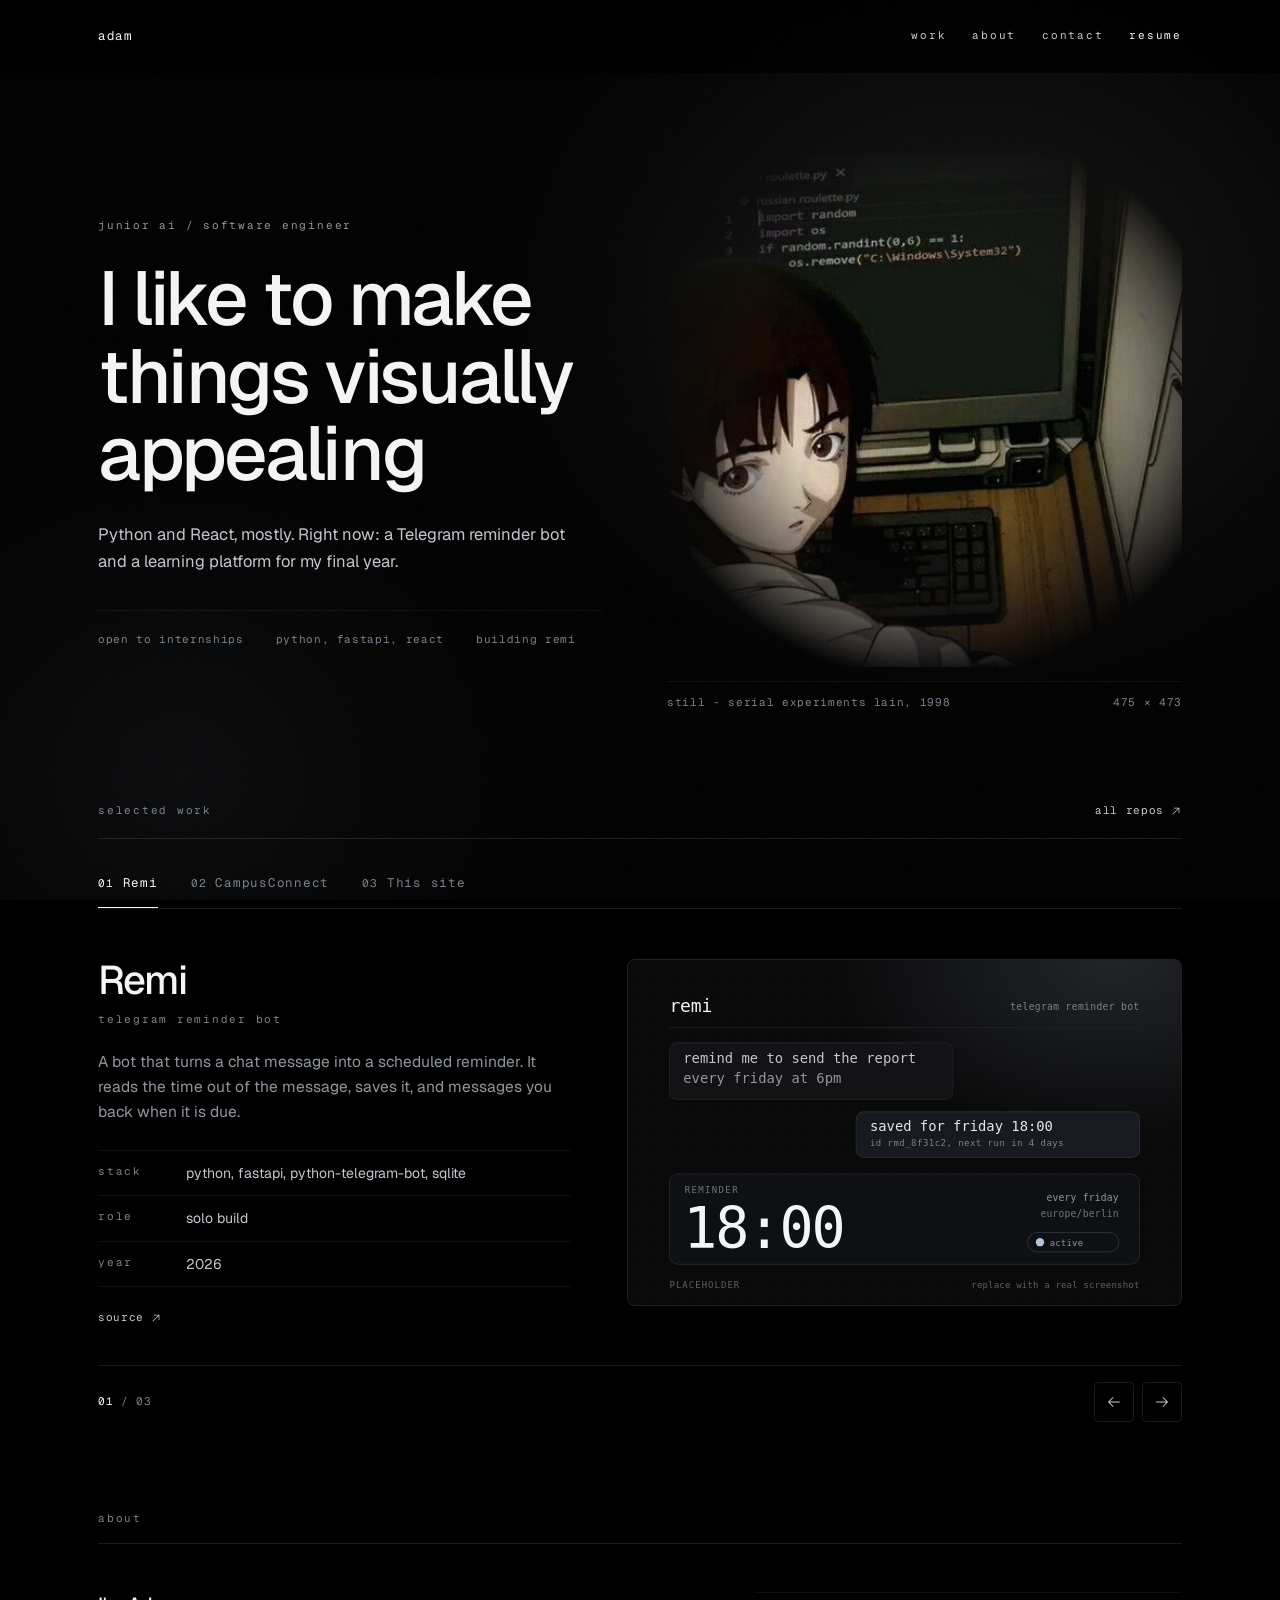
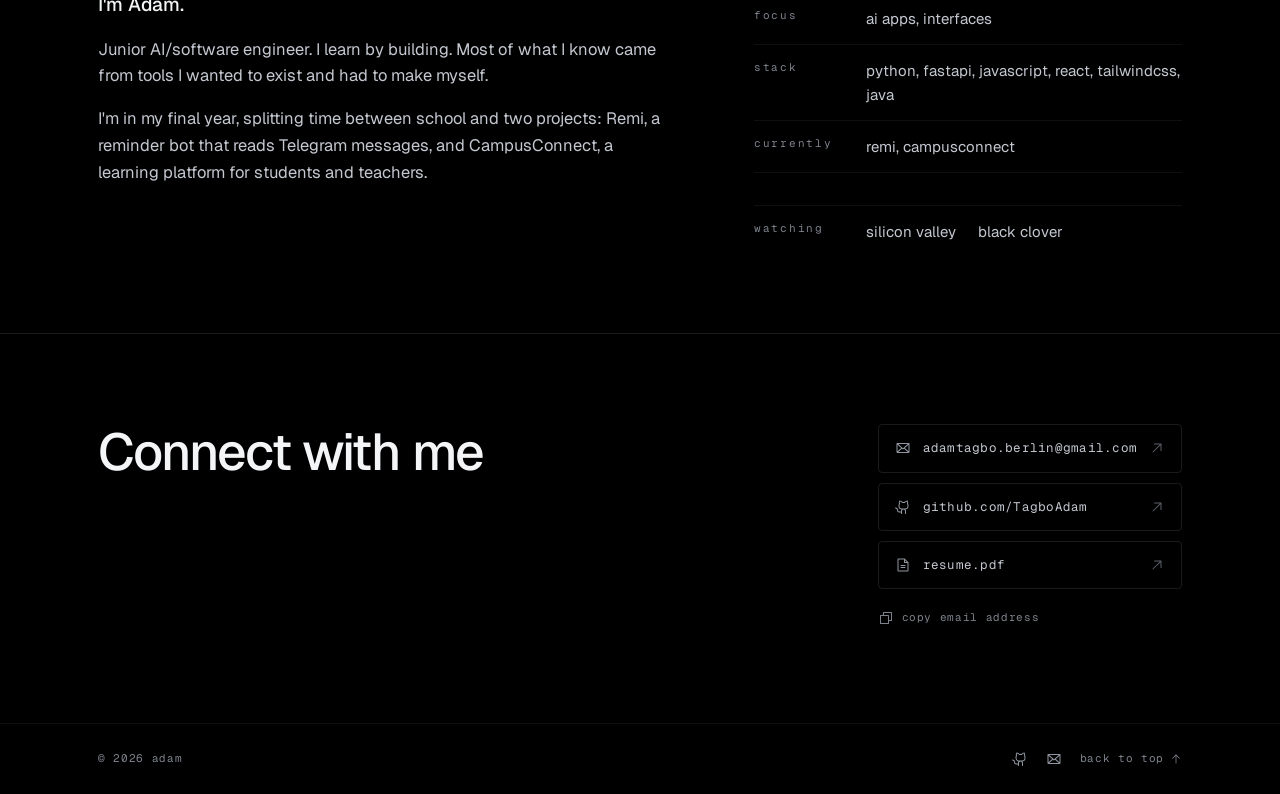
<file: index.html>
<!doctype html>
<html lang="en">
  <head>
    <meta charset="utf-8" />
    <meta name="viewport" content="width=device-width, initial-scale=1" />

    <title>Adam, junior AI/software engineer</title>
    <meta
      name="description"
      content="Adam is a junior AI/software engineer building small tools with Python, FastAPI and React. Selected work, stack and contact."
    />

    <meta name="theme-color" content="#000000" />

    <!-- Minimal geometric mark, drawn inline so it can never 404 -->
    <link
      rel="icon"
      href="data:image/svg+xml,%3Csvg xmlns='http://www.w3.org/2000/svg' viewBox='0 0 32 32'%3E%3Crect width='32' height='32' rx='7' fill='%23000'/%3E%3Crect x='10.5' y='10.5' width='11' height='11' fill='none' stroke='%23f4f5f7' stroke-width='1.6' transform='rotate(45 16 16)'/%3E%3C/svg%3E"
    />

    <link rel="preconnect" href="https://fonts.googleapis.com" />
    <link rel="preconnect" href="https://fonts.gstatic.com" crossorigin />
    <link
      rel="stylesheet"
      href="https://fonts.googleapis.com/css2?family=Geist:wght@400;500&family=Geist+Mono:wght@400;500&display=swap"
    />

    <link rel="stylesheet" href="css/reset.css" />
    <link rel="stylesheet" href="css/tokens.css" />
    <link rel="stylesheet" href="css/style.css" />

    <!-- Flags JS before paint so reveal animations never hide copy without it -->
    <script>
      document.documentElement.classList.add("js");
    </script>

    <script src="js/main.js" defer></script>
  </head>

  <body id="top">
    <!-- Icon set: Phosphor Icons (MIT), inlined so the page stays dependency
         free. https://phosphoricons.com -->
    <svg class="sprite" aria-hidden="true" focusable="false">
      <symbol id="i-envelope" viewBox="0 0 256 256">
        <path d="M224,48H32a8,8,0,0,0-8,8V192a16,16,0,0,0,16,16H216a16,16,0,0,0,16-16V56A8,8,0,0,0,224,48Zm-96,85.15L52.57,64H203.43ZM98.71,128,40,181.81V74.19Zm11.84,10.85,12,11.05a8,8,0,0,0,10.82,0l12-11.05,58,53.15H52.57ZM157.29,128,216,74.18V181.82Z" />
      </symbol>
      <symbol id="i-github" viewBox="0 0 256 256">
        <path d="M208.31,75.68A59.78,59.78,0,0,0,202.93,28,8,8,0,0,0,196,24a59.75,59.75,0,0,0-48,24H124A59.75,59.75,0,0,0,76,24a8,8,0,0,0-6.93,4,59.78,59.78,0,0,0-5.38,47.68A58.14,58.14,0,0,0,56,104v8a56.06,56.06,0,0,0,48.44,55.47A39.8,39.8,0,0,0,96,192v8H72a24,24,0,0,1-24-24A40,40,0,0,0,8,136a8,8,0,0,0,0,16,24,24,0,0,1,24,24,40,40,0,0,0,40,40H96v16a8,8,0,0,0,16,0V192a24,24,0,0,1,48,0v40a8,8,0,0,0,16,0V192a39.8,39.8,0,0,0-8.44-24.53A56.06,56.06,0,0,0,216,112v-8A58.14,58.14,0,0,0,208.31,75.68ZM200,112a40,40,0,0,1-40,40H112a40,40,0,0,1-40-40v-8a41.74,41.74,0,0,1,6.9-22.48A8,8,0,0,0,80,73.83a43.81,43.81,0,0,1,.79-33.58,43.88,43.88,0,0,1,32.32,20.06A8,8,0,0,0,119.82,64h32.35a8,8,0,0,0,6.74-3.69,43.87,43.87,0,0,1,32.32-20.06A43.81,43.81,0,0,1,192,73.83a8.09,8.09,0,0,0,1,7.65A41.72,41.72,0,0,1,200,104Z" />
      </symbol>
      <symbol id="i-file" viewBox="0 0 256 256">
        <path d="M213.66,82.34l-56-56A8,8,0,0,0,152,24H56A16,16,0,0,0,40,40V216a16,16,0,0,0,16,16H200a16,16,0,0,0,16-16V88A8,8,0,0,0,213.66,82.34ZM160,51.31,188.69,80H160ZM200,216H56V40h88V88a8,8,0,0,0,8,8h48V216Zm-32-80a8,8,0,0,1-8,8H96a8,8,0,0,1,0-16h64A8,8,0,0,1,168,136Zm0,32a8,8,0,0,1-8,8H96a8,8,0,0,1,0-16h64A8,8,0,0,1,168,168Z" />
      </symbol>
      <symbol id="i-arrow-up-right" viewBox="0 0 256 256">
        <path d="M200,64V168a8,8,0,0,1-16,0V83.31L69.66,197.66a8,8,0,0,1-11.32-11.32L172.69,72H88a8,8,0,0,1,0-16H192A8,8,0,0,1,200,64Z" />
      </symbol>
      <symbol id="i-copy" viewBox="0 0 256 256">
        <path d="M216,32H88a8,8,0,0,0-8,8V80H40a8,8,0,0,0-8,8V216a8,8,0,0,0,8,8H168a8,8,0,0,0,8-8V176h40a8,8,0,0,0,8-8V40A8,8,0,0,0,216,32ZM160,208H48V96H160Zm48-48H176V88a8,8,0,0,0-8-8H96V48H208Z" />
      </symbol>
      <symbol id="i-check" viewBox="0 0 256 256">
        <path d="M229.66,77.66l-128,128a8,8,0,0,1-11.32,0l-56-56a8,8,0,0,1,11.32-11.32L96,188.69,218.34,66.34a8,8,0,0,1,11.32,11.32Z" />
      </symbol>
      <symbol id="i-arrow-up" viewBox="0 0 256 256">
        <path d="M205.66,117.66a8,8,0,0,1-11.32,0L136,59.31V216a8,8,0,0,1-16,0V59.31L61.66,117.66a8,8,0,0,1-11.32-11.32l72-72a8,8,0,0,1,11.32,0l72,72A8,8,0,0,1,205.66,117.66Z" />
      </symbol>
      <symbol id="i-arrow-left" viewBox="0 0 256 256">
        <path d="M224,128a8,8,0,0,1-8,8H59.31l58.35,58.34a8,8,0,0,1-11.32,11.32l-72-72a8,8,0,0,1,0-11.32l72-72a8,8,0,0,1,11.32,11.32L59.31,120H216A8,8,0,0,1,224,128Z" />
      </symbol>
      <symbol id="i-arrow-right" viewBox="0 0 256 256">
        <path d="M221.66,133.66l-72,72a8,8,0,0,1-11.32-11.32L196.69,136H40a8,8,0,0,1,0-16H196.69L138.34,61.66a8,8,0,0,1,11.32-11.32l72,72A8,8,0,0,1,221.66,133.66Z" />
      </symbol>
    </svg>

    <a class="skip-link" href="#main">Skip to content</a>

    <header class="site-header">
      <div class="wrap header__inner">
        <a class="brand" href="#top" aria-label="Adam, back to top">adam</a>

        <button
          class="nav-toggle"
          type="button"
          aria-expanded="false"
          aria-controls="site-nav"
          aria-label="Open menu"
        >
          <span class="nav-toggle__bar"></span>
          <span class="nav-toggle__bar"></span>
        </button>

        <nav class="site-nav" id="site-nav" aria-label="Primary">
          <ul class="site-nav__list">
            <li><a href="#work">work</a></li>
            <li><a href="#about">about</a></li>
            <li><a href="#contact">contact</a></li>
            <li>
              <a
                class="site-nav__resume"
                href="assets/resume.pdf"
                target="_blank"
                rel="noopener"
                >resume</a
              >
            </li>
          </ul>
        </nav>
      </div>
    </header>

    <main id="main" tabindex="-1">
      <!-- ===================== Hero ===================== -->
      <section class="hero" data-od-id="hero" aria-labelledby="hero-title">
        <div class="wrap hero__grid">
          <div class="hero__text">
            <p class="eyebrow">junior ai / software engineer</p>

            <h1 class="hero__title" id="hero-title">
              I like to make things visually appealing
            </h1>

            <p class="hero__lead">
              Python and React, mostly. Right now: a Telegram reminder bot and a
              learning platform for my final year.
            </p>

            <ul class="hero__meta">
              <li>open to internships</li>
              <li>python, fastapi, react</li>
              <li>building remi</li>
            </ul>
          </div>

          <figure class="hero__media">
            <img
              src="assets/img/hero.jpg"
              width="475"
              height="473"
              alt="Still from Serial Experiments Lain: a girl sits at a CRT monitor showing a Python script titled russian roulette.py."
              fetchpriority="high"
              decoding="async"
            />
            <figcaption class="hero__caption">
              <span>still - serial experiments lain, 1998</span>
              <span>475 × 473</span>
            </figcaption>
          </figure>
        </div>
      </section>

      <!-- ===================== Work ===================== -->
      <section class="section" id="work" data-od-id="work" aria-labelledby="work-label">
        <div class="wrap">
          <div class="section__head">
            <h2 class="label" id="work-label">selected work</h2>
            <a
              class="section__link"
              href="https://github.com/TagboAdam"
              target="_blank"
              rel="noopener me"
            >
              all repos
              <svg class="icon icon--sm" aria-hidden="true">
                <use href="#i-arrow-up-right" />
              </svg>
            </a>
          </div>

          <!-- Project carousel: one project in focus, every project named in the
               index above it. Without JS the slides stack and the controls are
               hidden, so all three projects stay readable. -->
          <div
            class="work reveal"
            data-carousel
            role="region"
            aria-roledescription="carousel"
            aria-label="Selected projects"
          >
            <div class="work__index" role="group" aria-label="Jump to a project">
              <button
                class="work__tab"
                type="button"
                data-slide-to="0"
                data-name="Remi"
                aria-current="true"
              >
                <span class="work__tab-num" aria-hidden="true">01</span>
                <span>Remi</span>
              </button>
              <button class="work__tab" type="button" data-slide-to="1" data-name="CampusConnect">
                <span class="work__tab-num" aria-hidden="true">02</span>
                <span>CampusConnect</span>
              </button>
              <button class="work__tab" type="button" data-slide-to="2" data-name="This site">
                <span class="work__tab-num" aria-hidden="true">03</span>
                <span>This site</span>
              </button>
              <span class="work__marker" data-marker aria-hidden="true"></span>
            </div>

            <div class="work__viewport">
              <ol class="work__track" data-track>
                <li
                  class="project"
                  data-slide
                  role="group"
                  aria-roledescription="slide"
                  aria-label="Remi, 1 of 3"
                >
                  <div class="project__body">
                    <h3 class="project__title">Remi</h3>
                    <p class="project__kicker">telegram reminder bot</p>
                    <p class="project__desc">
                      A bot that turns a chat message into a scheduled reminder. It
                      reads the time out of the message, saves it, and messages you
                      back when it is due.
                    </p>
                    <dl class="project__facts">
                      <div class="fact">
                        <dt>stack</dt>
                        <dd>python, fastapi, python-telegram-bot, sqlite</dd>
                      </div>
                      <div class="fact">
                        <dt>role</dt>
                        <dd>solo build</dd>
                      </div>
                      <div class="fact">
                        <dt>year</dt>
                        <dd>2026</dd>
                      </div>
                    </dl>
                    <p class="project__actions">
                      <a
                        class="text-link"
                        href="https://github.com/TagboAdam"
                        target="_blank"
                        rel="noopener me"
                      >
                        source
                        <svg class="icon icon--sm" aria-hidden="true">
                          <use href="#i-arrow-up-right" />
                        </svg>
                      </a>
                    </p>
                  </div>

                  <figure class="project__media">
                    <img
                      src="assets/img/work/remi.svg"
                      width="1600"
                      height="1000"
                      alt="Placeholder artwork: a two pane chat app with a saved Friday reminder."
                      loading="lazy"
                      decoding="async"
                    />
                  </figure>
                </li>

                <li
                  class="project"
                  data-slide
                  role="group"
                  aria-roledescription="slide"
                  aria-label="CampusConnect, 2 of 3"
                >
                  <div class="project__body">
                    <h3 class="project__title">CampusConnect</h3>
                    <p class="project__kicker">ai learning platform</p>
                    <p class="project__desc">
                      A place for a class to read material and ask questions about
                      it. Students follow their course, teachers post material, and
                      an assistant answers from what was posted.
                    </p>
                    <dl class="project__facts">
                      <div class="fact">
                        <dt>stack</dt>
                        <dd>python, fastapi, react, tailwindcss, postgresql</dd>
                      </div>
                      <div class="fact">
                        <dt>role</dt>
                        <dd>final year project</dd>
                      </div>
                      <div class="fact">
                        <dt>year</dt>
                        <dd>2026</dd>
                      </div>
                    </dl>
                    <p class="project__actions">
                      <a
                        class="text-link"
                        href="https://github.com/TagboAdam"
                        target="_blank"
                        rel="noopener me"
                      >
                        source
                        <svg class="icon icon--sm" aria-hidden="true">
                          <use href="#i-arrow-up-right" />
                        </svg>
                      </a>
                    </p>
                  </div>

                  <figure class="project__media">
                    <img
                      src="assets/img/work/campusconnect.svg"
                      width="1600"
                      height="1000"
                      alt="Placeholder artwork: a course dashboard with stat cards and an activity chart."
                      loading="lazy"
                      decoding="async"
                    />
                  </figure>
                </li>

                <li
                  class="project"
                  data-slide
                  role="group"
                  aria-roledescription="slide"
                  aria-label="This site, 3 of 3"
                >
                  <div class="project__body">
                    <h3 class="project__title">This site</h3>
                    <p class="project__kicker">portfolio, hand built</p>
                    <p class="project__desc">
                      One page, no framework, no build step. A CSS token contract,
                      an inlined Phosphor icon sprite, and a project carousel in
                      plain JavaScript.
                    </p>
                    <dl class="project__facts">
                      <div class="fact">
                        <dt>stack</dt>
                        <dd>html, css, javascript</dd>
                      </div>
                      <div class="fact">
                        <dt>role</dt>
                        <dd>design and build</dd>
                      </div>
                      <div class="fact">
                        <dt>year</dt>
                        <dd>2026</dd>
                      </div>
                    </dl>
                  </div>

                  <figure class="project__media">
                    <img
                      src="assets/img/work/this-site.svg"
                      width="1600"
                      height="1000"
                      alt="Placeholder artwork: a wireframe of this page with a headline, one image plate and two project rows."
                      loading="lazy"
                      decoding="async"
                    />
                  </figure>
                </li>
              </ol>
            </div>

            <div class="work__controls">
              <p class="work__counter" aria-hidden="true">
                <span class="work__counter-now" data-counter>01</span>
                <span>/ 03</span>
              </p>

              <div class="work__buttons">
                <button
                  class="work__btn"
                  type="button"
                  data-carousel-prev
                  aria-label="Previous project"
                >
                  <svg class="icon" aria-hidden="true">
                    <use href="#i-arrow-left" />
                  </svg>
                </button>
                <button
                  class="work__btn"
                  type="button"
                  data-carousel-next
                  aria-label="Next project"
                >
                  <svg class="icon" aria-hidden="true">
                    <use href="#i-arrow-right" />
                  </svg>
                </button>
              </div>
            </div>

            <p class="visually-hidden" role="status" data-carousel-status></p>
          </div>
        </div>
      </section>

      <!-- ===================== About ===================== -->
      <section class="section" id="about" data-od-id="about" aria-labelledby="about-label">
        <div class="wrap">
          <div class="section__head">
            <h2 class="label" id="about-label">about</h2>
          </div>

          <div class="about__grid">
            <div class="about__body reveal">
              <h3 class="about__title">I'm Adam.</h3>
              <p>
                Junior AI/software engineer. I learn by building. Most of what I
                know came from tools I wanted to exist and had to make myself.
              </p>
              <p>
                I'm in my final year, splitting time between school and two
                projects: Remi, a reminder bot that reads Telegram messages, and
                CampusConnect, a learning platform for students and teachers.
              </p>
            </div>

            <div class="reveal">
              <dl class="meta-list">
                <div class="meta-row">
                  <dt>focus</dt>
                  <dd>ai apps, interfaces</dd>
                </div>
                <div class="meta-row">
                  <dt>stack</dt>
                  <dd>python, fastapi, javascript, react, tailwindcss, java</dd>
                </div>
                <div class="meta-row">
                  <dt>currently</dt>
                  <dd>remi, campusconnect</dd>
                </div>
              </dl>

              <div class="now">
                <p class="now__label">watching</p>
                <ul class="now__list">
                  <li>silicon valley</li>
                  <li>black clover</li>
                </ul>
              </div>
            </div>
          </div>
        </div>
      </section>

      <!-- ===================== Contact ===================== -->
      <section class="contact" id="contact" data-od-id="contact" aria-labelledby="contact-title">
        <div class="wrap contact__grid">
          <div>
            <h2 class="contact__title" id="contact-title">Connect with me</h2>
          </div>

          <div class="contact__panel">
            <ul class="contact-links">
              <li>
                <a class="link-row" href="mailto:adamtagbo.berlin@gmail.com">
                  <svg class="icon link-row__icon" aria-hidden="true">
                    <use href="#i-envelope" />
                  </svg>
                  <span class="link-row__label">adamtagbo.berlin@gmail.com</span>
                  <svg class="icon link-row__arrow" aria-hidden="true">
                    <use href="#i-arrow-up-right" />
                  </svg>
                </a>
              </li>
              <li>
                <a
                  class="link-row"
                  href="https://github.com/TagboAdam"
                  target="_blank"
                  rel="noopener me"
                >
                  <svg class="icon link-row__icon" aria-hidden="true">
                    <use href="#i-github" />
                  </svg>
                  <span class="link-row__label">github.com/TagboAdam</span>
                  <svg class="icon link-row__arrow" aria-hidden="true">
                    <use href="#i-arrow-up-right" />
                  </svg>
                </a>
              </li>
              <li>
                <a
                  class="link-row"
                  href="assets/resume.pdf"
                  target="_blank"
                  rel="noopener"
                >
                  <svg class="icon link-row__icon" aria-hidden="true">
                    <use href="#i-file" />
                  </svg>
                  <span class="link-row__label">resume.pdf</span>
                  <svg class="icon link-row__arrow" aria-hidden="true">
                    <use href="#i-arrow-up-right" />
                  </svg>
                </a>
              </li>
            </ul>

            <button
              class="copy-email"
              type="button"
              data-copy-email="adamtagbo.berlin@gmail.com"
            >
              <svg class="icon" data-copy-icon aria-hidden="true">
                <use href="#i-copy" />
              </svg>
              <span data-copy-label>copy email address</span>
            </button>
            <p class="visually-hidden" role="status" data-copy-status></p>
          </div>
        </div>
      </section>
    </main>

    <footer class="site-footer">
      <div class="wrap footer__inner">
        <p>© <span id="year">2026</span> adam</p>

        <p class="footer__links">
          <a
            class="footer__icon-link"
            href="https://github.com/TagboAdam"
            target="_blank"
            rel="noopener me"
            aria-label="Adam on GitHub"
          >
            <svg class="icon" aria-hidden="true">
              <use href="#i-github" />
            </svg>
          </a>
          <a
            class="footer__icon-link"
            href="mailto:adamtagbo.berlin@gmail.com"
            aria-label="Email Adam"
          >
            <svg class="icon" aria-hidden="true">
              <use href="#i-envelope" />
            </svg>
          </a>
          <a class="footer__top" href="#top">
            back to top
            <svg class="icon icon--sm" aria-hidden="true">
              <use href="#i-arrow-up" />
            </svg>
          </a>
        </p>
      </div>
    </footer>
  </body>
</html>
</file>
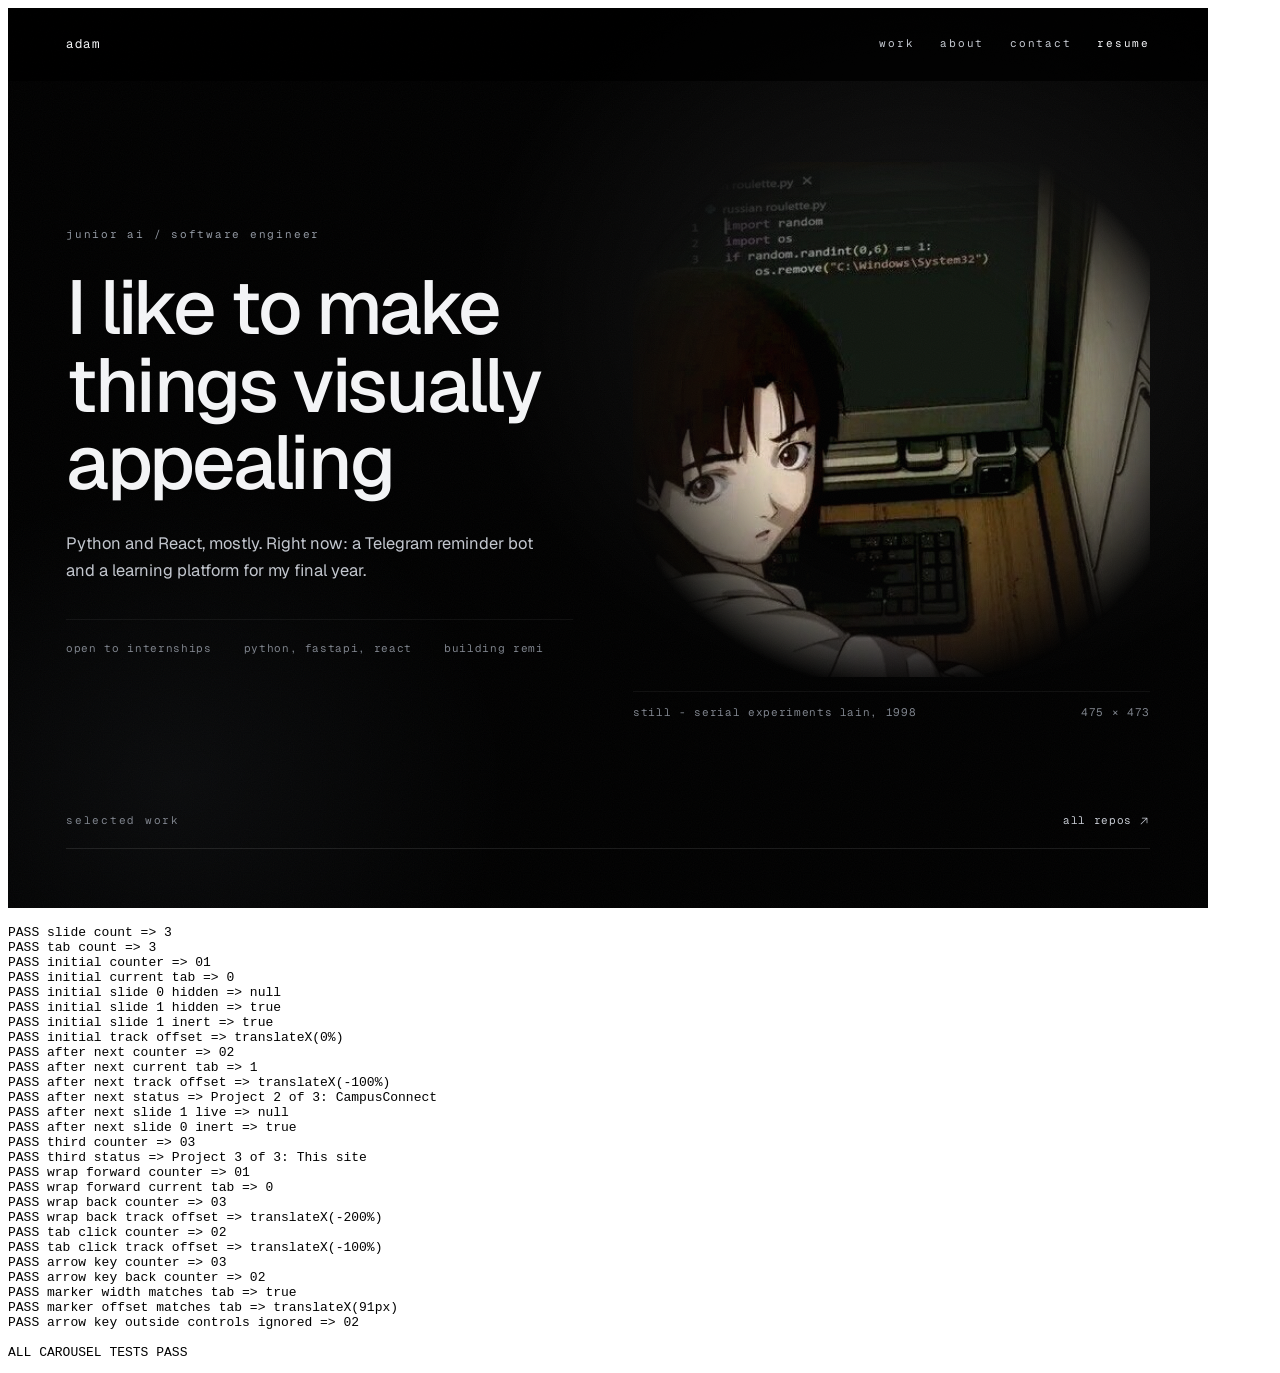
<file: design/carousel-test.html>
<!doctype html>
<html lang="en">
  <head>
    <meta charset="utf-8" />
    <title>carousel tests</title>
    <!--
      Interaction test for the project carousel. Serve the repo root and open
      /design/carousel-test.html: it drives the real page in an iframe and
      prints PASS/FAIL lines. Run it headless with:

        msedge --headless=new --virtual-time-budget=8000 --dump-dom \
          http://127.0.0.1:8123/design/carousel-test.html

      and the <pre id="out"> block holds the results.
    -->
    <style>
      iframe {
        width: 1200px;
        height: 900px;
        border: 0;
      }
      pre {
        font: 13px monospace;
      }
    </style>
  </head>
  <body>
    <iframe id="frame" src="/index.html" title="portfolio under test"></iframe>
    <pre id="out">running</pre>
    <script>
      (function () {
        var results = [];
        var out = document.getElementById("out");

        function check(name, actual, expected) {
          var ok = String(actual) === String(expected);
          results.push(
            (ok ? "PASS " : "FAIL ") +
              name +
              " => " +
              actual +
              (ok ? "" : " [expected " + expected + "]")
          );
        }

        function report() {
          var failed = results.filter(function (line) {
            return line.indexOf("FAIL") === 0;
          });

          out.textContent =
            results.join("\n") +
            "\n\n" +
            (failed.length ? failed.length + " FAILED" : "ALL CAROUSEL TESTS PASS");
        }

        window.addEventListener("load", function () {
          var frame = document.getElementById("frame");
          var doc = frame.contentDocument;
          var win = frame.contentWindow;

          setTimeout(function () {
            var tabs = doc.querySelectorAll("[data-slide-to]");
            var slides = doc.querySelectorAll("[data-slide]");
            var next = doc.querySelector("[data-carousel-next]");
            var prev = doc.querySelector("[data-carousel-prev]");
            var counter = doc.querySelector("[data-counter]");
            var status = doc.querySelector("[data-carousel-status]");
            var track = doc.querySelector("[data-track]");
            var marker = doc.querySelector("[data-marker]");

            function currentTab() {
              for (var i = 0; i < tabs.length; i += 1) {
                if (tabs[i].getAttribute("aria-current") === "true") return i;
              }
              return -1;
            }

            check("slide count", slides.length, 3);
            check("tab count", tabs.length, 3);

            check("initial counter", counter.textContent, "01");
            check("initial current tab", currentTab(), 0);
            check("initial slide 0 hidden", slides[0].getAttribute("aria-hidden"), null);
            check("initial slide 1 hidden", slides[1].getAttribute("aria-hidden"), "true");
            check("initial slide 1 inert", slides[1].hasAttribute("inert"), true);
            check("initial track offset", track.style.transform, "translateX(0%)");

            next.click();
            check("after next counter", counter.textContent, "02");
            check("after next current tab", currentTab(), 1);
            check("after next track offset", track.style.transform, "translateX(-100%)");
            check("after next status", status.textContent, "Project 2 of 3: CampusConnect");
            check("after next slide 1 live", slides[1].getAttribute("aria-hidden"), null);
            check("after next slide 0 inert", slides[0].hasAttribute("inert"), true);

            next.click();
            check("third counter", counter.textContent, "03");
            check("third status", status.textContent, "Project 3 of 3: This site");

            next.click();
            check("wrap forward counter", counter.textContent, "01");
            check("wrap forward current tab", currentTab(), 0);

            prev.click();
            check("wrap back counter", counter.textContent, "03");
            check("wrap back track offset", track.style.transform, "translateX(-200%)");

            tabs[1].click();
            check("tab click counter", counter.textContent, "02");
            check("tab click track offset", track.style.transform, "translateX(-100%)");

            var keyEvent = new win.KeyboardEvent("keydown", {
              key: "ArrowRight",
              bubbles: true,
            });
            tabs[1].dispatchEvent(keyEvent);
            check("arrow key counter", counter.textContent, "03");

            var backEvent = new win.KeyboardEvent("keydown", {
              key: "ArrowLeft",
              bubbles: true,
            });
            tabs[2].dispatchEvent(backEvent);
            check("arrow key back counter", counter.textContent, "02");

            check(
              "marker width matches tab",
              Math.abs(parseFloat(marker.style.width) - tabs[1].offsetWidth) < 1,
              true
            );
            check(
              "marker offset matches tab",
              marker.style.transform,
              "translateX(" + tabs[1].offsetLeft + "px)"
            );

            var nonControl = new win.KeyboardEvent("keydown", {
              key: "ArrowRight",
              bubbles: true,
            });
            slides[1].dispatchEvent(nonControl);
            check("arrow key outside controls ignored", counter.textContent, "02");

            report();
          }, 400);
        });
      })();
    </script>
  </body>
</html>
</file>
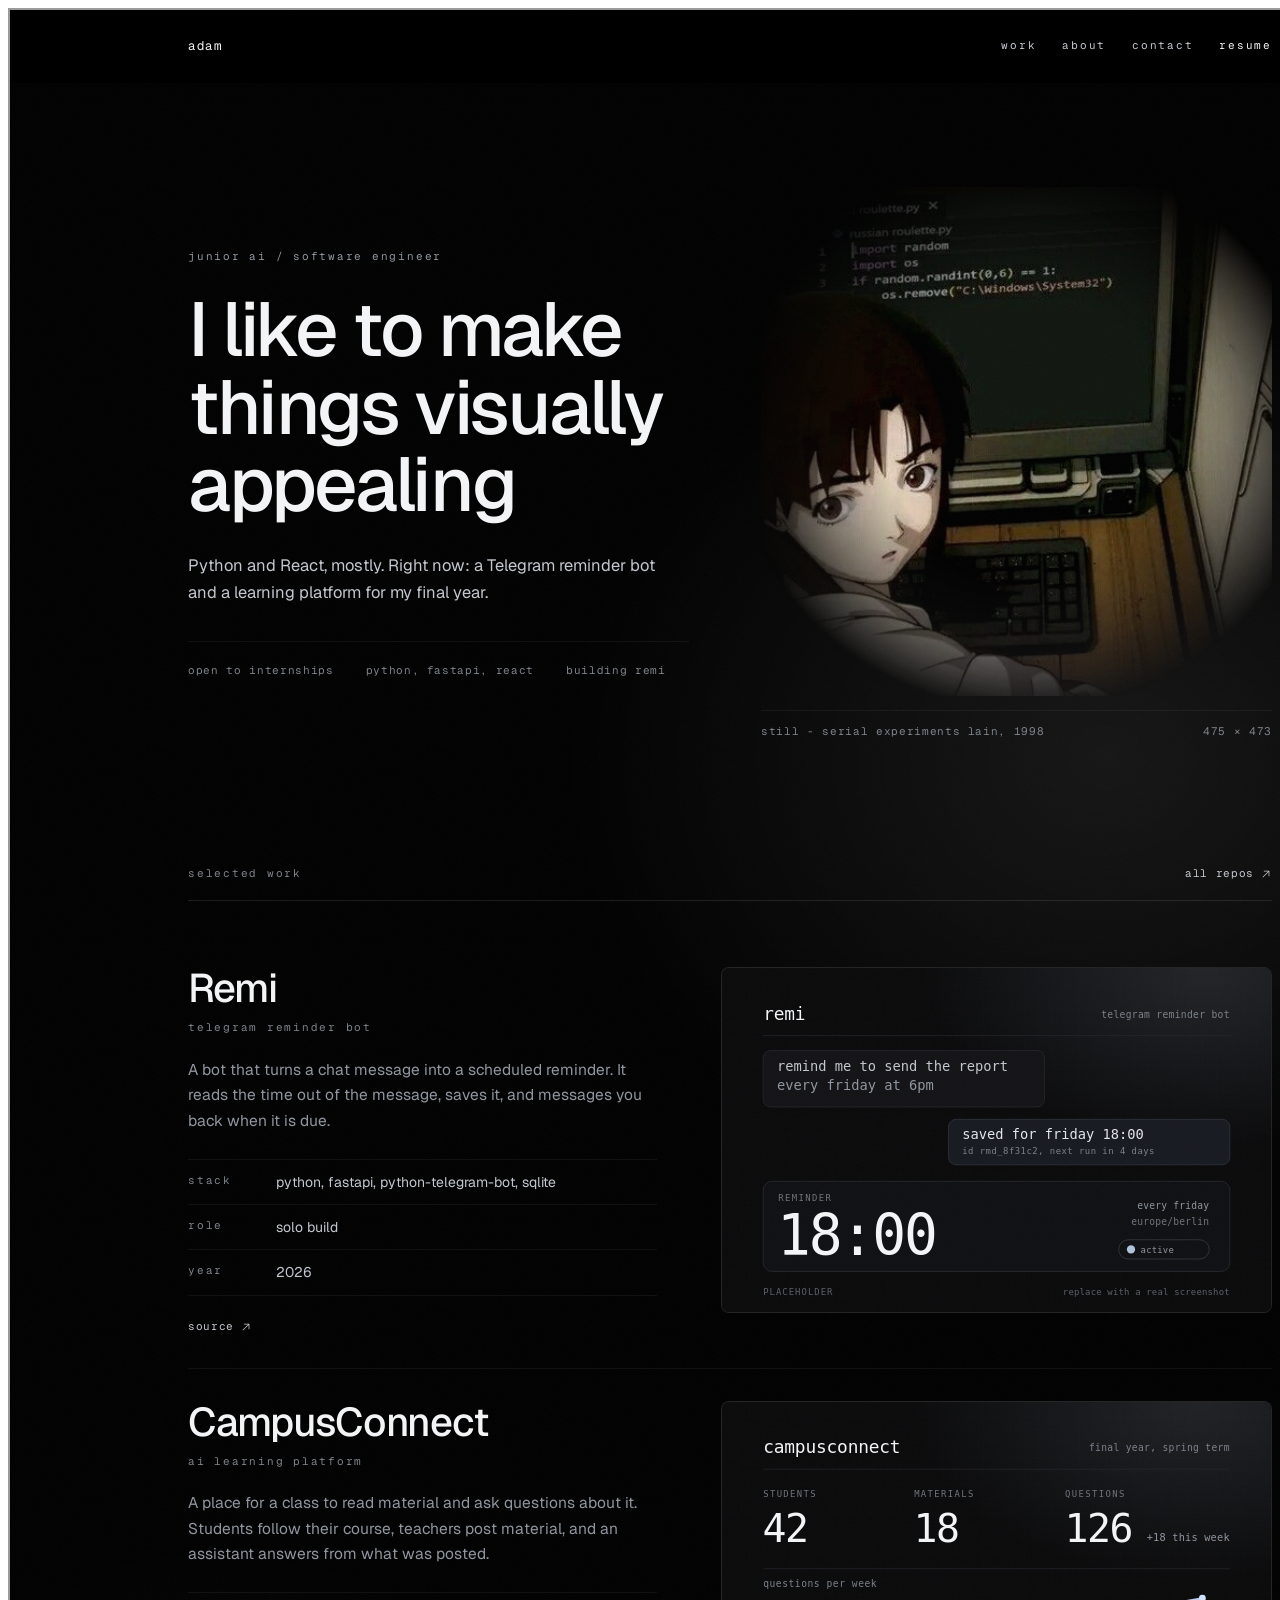
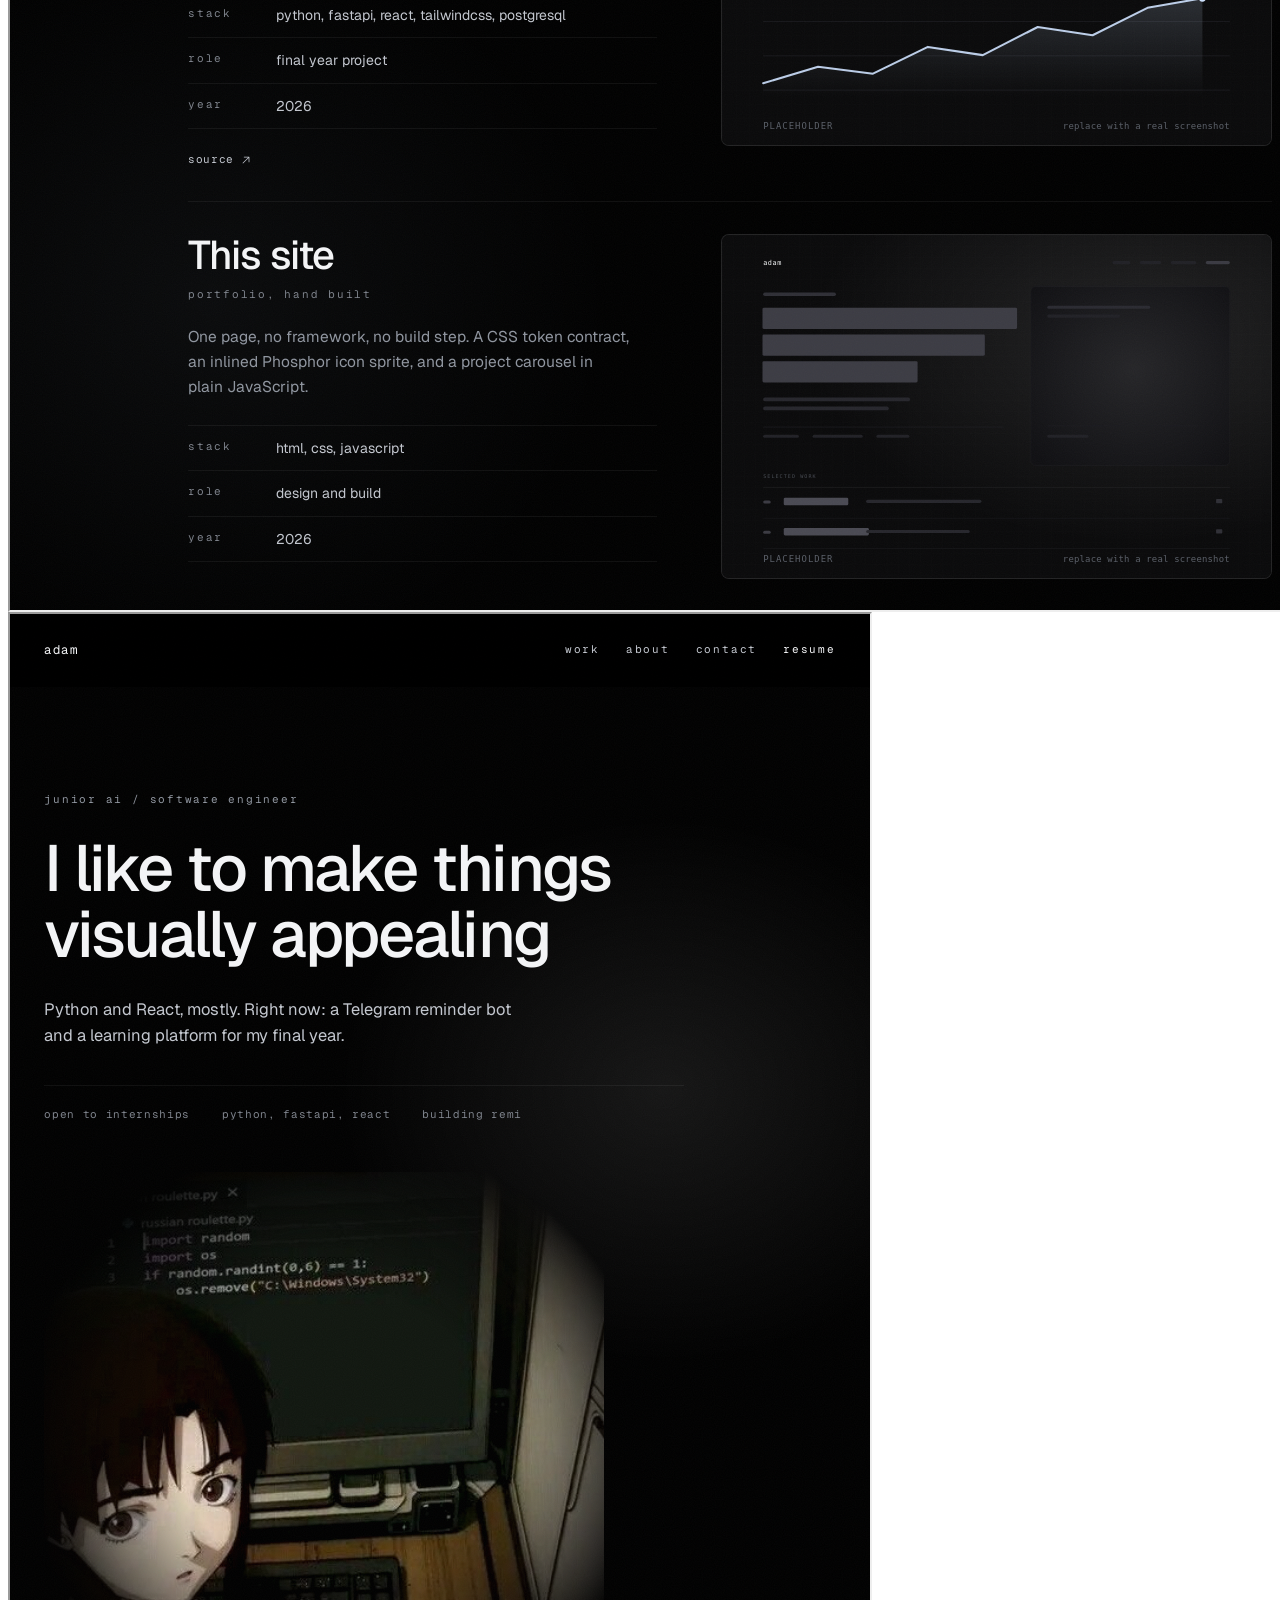
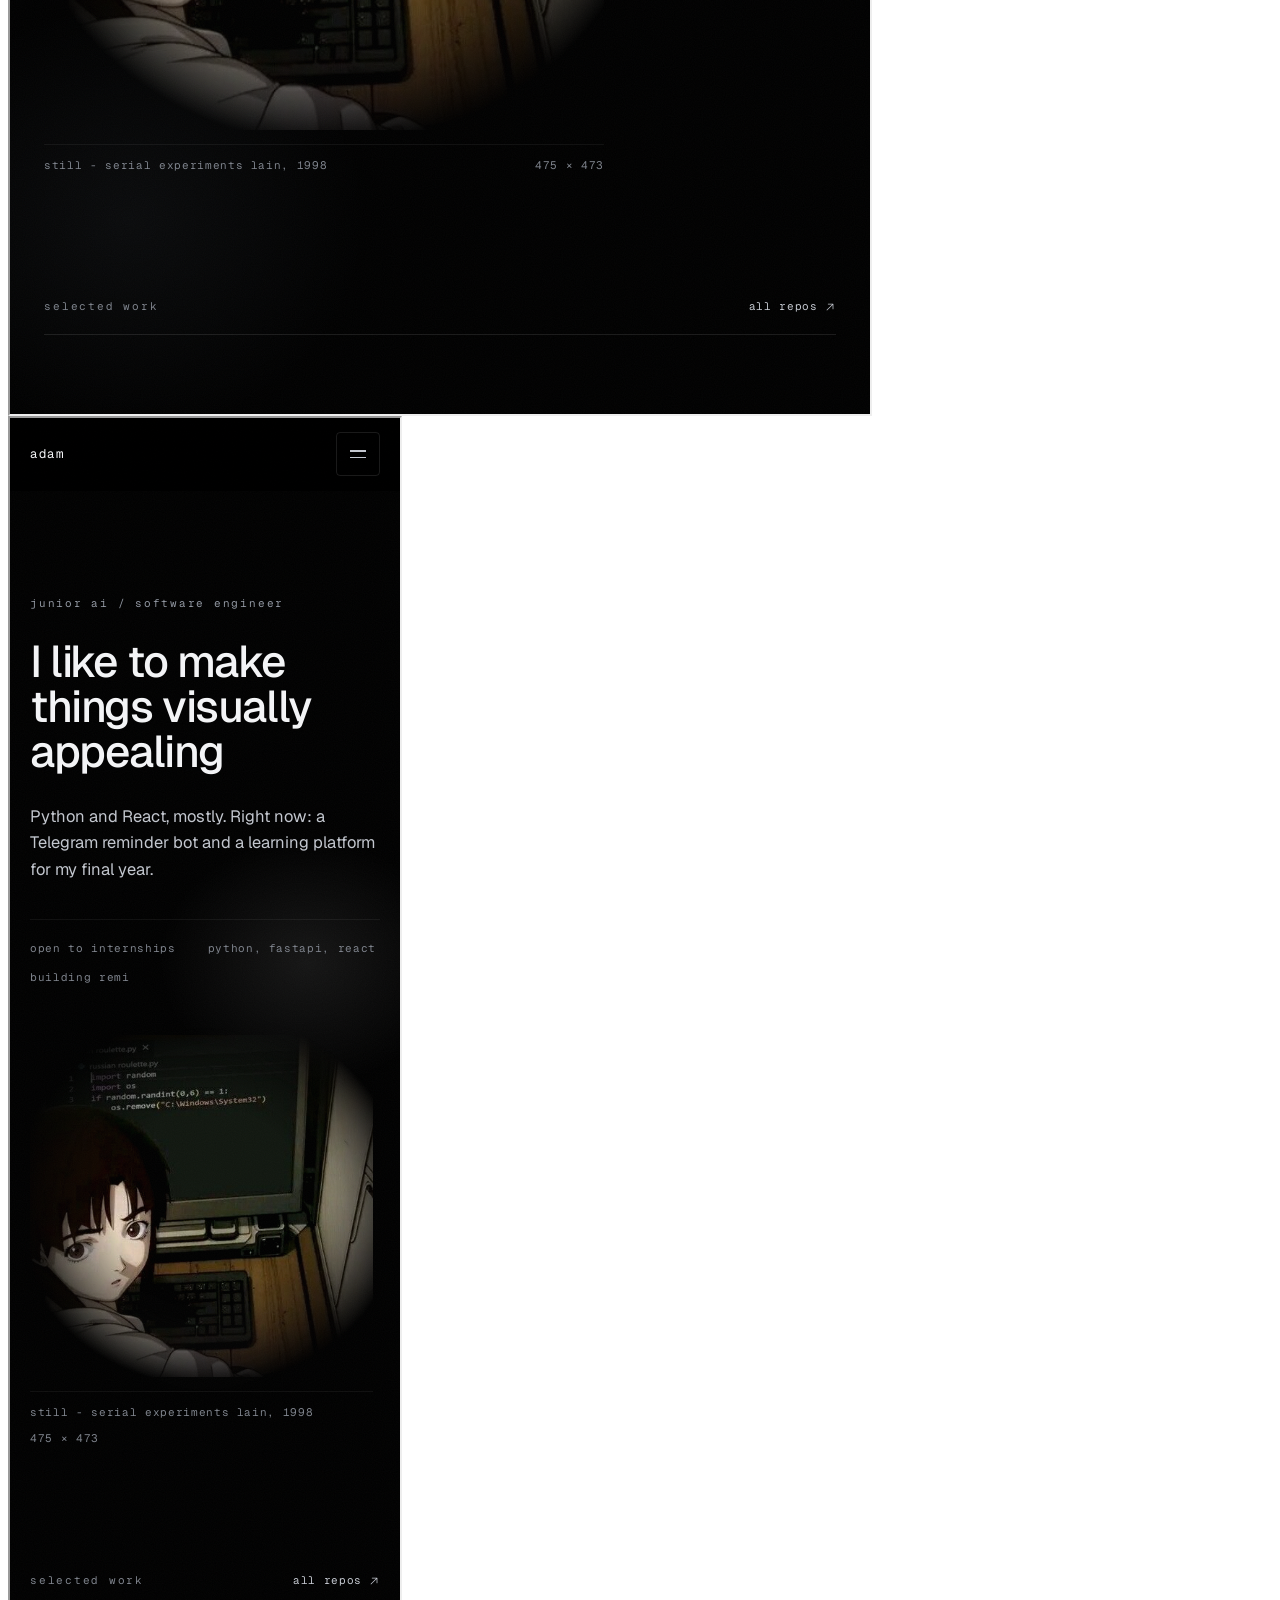
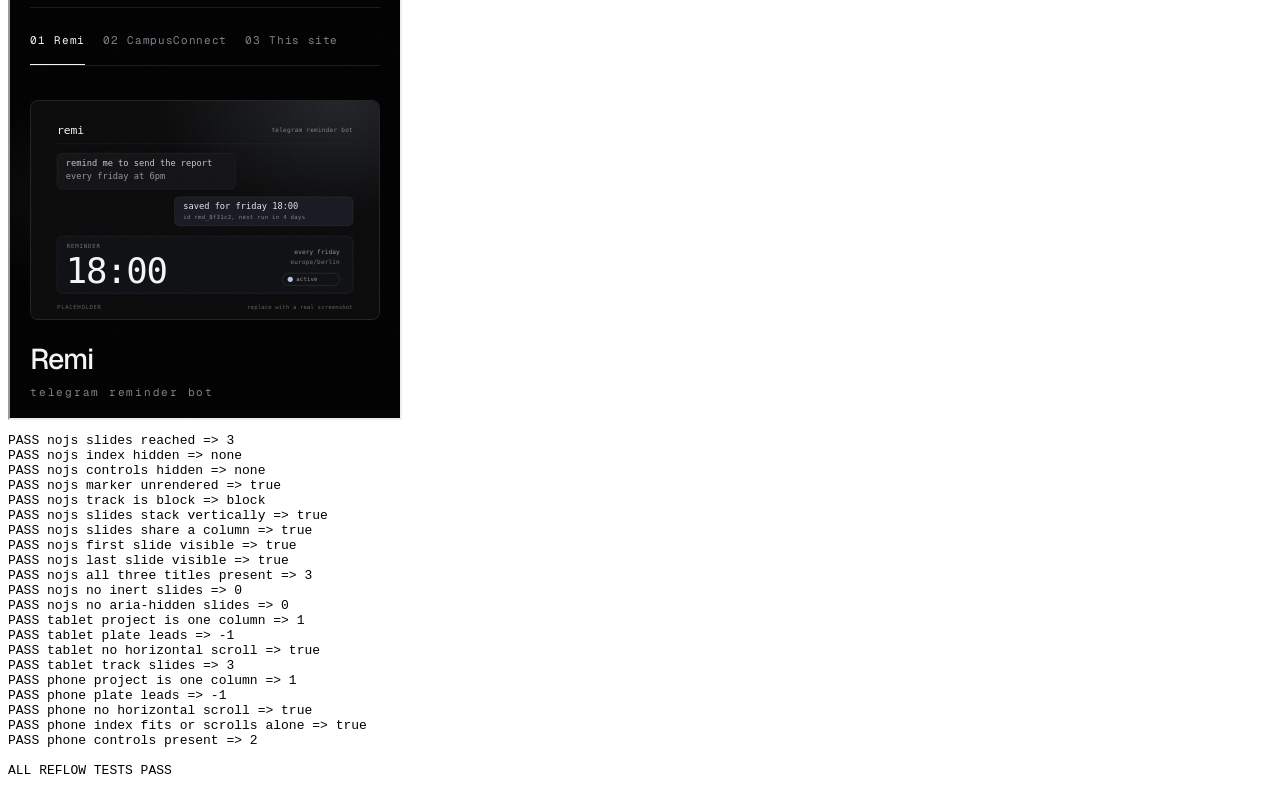
<file: design/reflow-test.html>
<!doctype html>
<html lang="en">
  <head>
    <meta charset="utf-8" />
    <title>reflow tests</title>
    <!--
      Layout test for the work carousel: no-JS fallback and responsive reflow.
      Serve the repo root and open /design/reflow-test.html: it loads the real
      page in two iframes, builds a script-free copy of it as a third, and
      prints PASS/FAIL lines. Run it headless with:

        msedge --headless=new --virtual-time-budget=8000 --dump-dom `
          http://127.0.0.1:8123/design/reflow-test.html

      The script-free copy is generated here from index.html (every <script>
      block removed, asset paths made absolute), so nothing extra has to be
      kept in the repo for this test to run.
    -->
    <style>
      iframe {
        display: none;
      }
      pre {
        font: 13px monospace;
      }
    </style>
  </head>
  <body>
    <iframe id="nojs" title="page without javascript"></iframe>
    <iframe id="tablet" src="/index.html" title="page at tablet width"></iframe>
    <iframe id="phone" src="/index.html" title="page at phone width"></iframe>
    <pre id="out">running</pre>
    <script>
      (function () {
        var results = [];
        var out = document.getElementById("out");

        function check(name, actual, expected) {
          var ok = String(actual) === String(expected);
          results.push(
            (ok ? "PASS " : "FAIL ") +
              name +
              " => " +
              actual +
              (ok ? "" : " [expected " + expected + "]")
          );
        }

        function report() {
          var failed = results.filter(function (line) {
            return line.indexOf("FAIL") === 0;
          });

          out.textContent =
            results.join("\n") +
            "\n\n" +
            (failed.length ? failed.length + " FAILED" : "ALL REFLOW TESTS PASS");
        }

        function size(frame, width, height) {
          frame.style.display = "block";
          frame.style.width = width + "px";
          frame.style.height = height + "px";
        }

        function stripScripts(html) {
          return html
            .replace(/<script[\s\S]*?<\/script>/g, "")
            .replace(/(href|src)="(?!https?:|#|data:|mailto:|tel:)/g, '$1="/');
        }

        window.addEventListener("load", function () {
          var nojs = document.getElementById("nojs");
          var tablet = document.getElementById("tablet");
          var phone = document.getElementById("phone");

          size(tablet, 860, 1400);
          size(phone, 390, 1600);
          size(nojs, 1440, 2200);

          fetch("/index.html")
            .then(function (response) {
              return response.text();
            })
            .then(function (html) {
              nojs.srcdoc = stripScripts(html);

              nojs.addEventListener("load", function () {
                setTimeout(run, 500);
              });
            });

          function run() {
            /* --- no JavaScript: index and controls hidden, slides stacked -- */
            var nd = nojs.contentDocument;
            var cs = nojs.contentWindow.getComputedStyle.bind(nojs.contentWindow);

            check("nojs slides reached", nd.querySelectorAll("[data-slide]").length, 3);
            check("nojs index hidden", cs(nd.querySelector(".work__index")).display, "none");
            check("nojs controls hidden", cs(nd.querySelector(".work__controls")).display, "none");
            // The marker sits inside the hidden index; rendered boxes have an
            // offsetParent, so null proves it never paints
            check(
              "nojs marker unrendered",
              nd.querySelector(".work__marker").offsetParent === null,
              true
            );
            check("nojs track is block", cs(nd.querySelector(".work__track")).display, "block");

            var nSlides = nd.querySelectorAll("[data-slide]");

            var stacked = true;
            var sameColumn = true;
            for (var i = 1; i < nSlides.length; i += 1) {
              if (nSlides[i].offsetTop <= nSlides[i - 1].offsetTop) stacked = false;
              if (nSlides[i].offsetLeft !== nSlides[0].offsetLeft) sameColumn = false;
            }
            check("nojs slides stack vertically", stacked, true);
            check("nojs slides share a column", sameColumn, true);
            check("nojs first slide visible", nSlides[0].offsetHeight > 100, true);
            check("nojs last slide visible", nSlides[2].offsetHeight > 100, true);
            check(
              "nojs all three titles present",
              nd.querySelectorAll(".project__title").length,
              3
            );
            check(
              "nojs no inert slides",
              nd.querySelectorAll("[data-slide][inert]").length,
              0
            );
            check(
              "nojs no aria-hidden slides",
              nd.querySelectorAll("[data-slide][aria-hidden]").length,
              0
            );

            /* --- tablet: one column, plate leads, no horizontal scroll ----- */
            var td = tablet.contentDocument;
            var tcs = tablet.contentWindow.getComputedStyle.bind(tablet.contentWindow);
            var tProject = td.querySelector(".project");

            check(
              "tablet project is one column",
              tcs(tProject).gridTemplateColumns.split(" ").length,
              1
            );
            check("tablet plate leads", tcs(td.querySelector(".project__media")).order, "-1");
            check(
              "tablet no horizontal scroll",
              td.documentElement.scrollWidth <= 860,
              true
            );
            check("tablet track slides", td.querySelectorAll("[data-slide]").length, 3);

            /* --- phone: one column, plate leads, no horizontal scroll ------ */
            var pd = phone.contentDocument;
            var pcs = phone.contentWindow.getComputedStyle.bind(phone.contentWindow);
            var pProject = pd.querySelector(".project");

            check(
              "phone project is one column",
              pcs(pProject).gridTemplateColumns.split(" ").length,
              1
            );
            check("phone plate leads", pcs(pd.querySelector(".project__media")).order, "-1");
            check(
              "phone no horizontal scroll",
              pd.documentElement.scrollWidth <= 390,
              true
            );
            check(
              "phone index fits or scrolls alone",
              pd.querySelector(".work__index").scrollWidth <= 391,
              true
            );
            check(
              "phone controls present",
              pd.querySelectorAll(".work__btn").length,
              2
            );

            report();
          }
        });
      })();
    </script>
  </body>
</html>
</file>
<file: css/tokens.css>
/* ==========================================================================
   Design tokens — the single contract for the whole site.
   Direction: "quiet silver on true black".
   Values are adapted from OpenDesign's Linear-app dark system (near-black
   canvas, luminance-stepped surfaces, silver body text, rgba white hairlines)
   remapped to pure black plus one cold accent. No component may declare a
   colour outside this block.
   ========================================================================== */

:root {
  color-scheme: dark;

  /* --- Colour: surfaces --------------------------------------------------- */
  /* Black is structural, not decorative: the page canvas, the contact band and
     the vignette behind the hero image all sit at true black. */
  --black: #000000;
  --bg: #000000;
  --surface: #0a0a0b;
  --surface-2: #131316;

  /* --- Colour: ink ramp --------------------------------------------------- */
  --fg: #f4f5f7; /* headings, primary text */
  --fg-2: #c3c7cf; /* body copy — silver */
  --muted: #9096a0; /* secondary copy, descriptions */
  --meta: #7d828b; /* mono labels, captions, metadata */
  --dim: #5b6069; /* decorative only — never text below 14px */

  /* --- Colour: lines ------------------------------------------------------ */
  --border: rgba(255, 255, 255, 0.1);
  --border-strong: rgba(255, 255, 255, 0.18);
  --border-soft: rgba(255, 255, 255, 0.06);

  /* --- Colour: the one accent --------------------------------------------- */
  /* Budget: focus ring, contact link icon on hover, contact link arrow on
     hover, copy success icon. Never a fill, never a background, never body
     copy, and never inside the project carousel. */
  --accent: #cfe3ff;
  --accent-ink: #000000;

  /* --- Colour: atmosphere -------------------------------------------------- */
  --bloom: rgba(255, 255, 255, 0.085);
  --bloom-cool: rgba(207, 227, 255, 0.05);
  --grain-opacity: 0.035;
  --image-saturate: 0.82;
  --image-contrast: 1.04;
  --image-brightness: 0.96;

  /* --- Type ---------------------------------------------------------------- */
  --font-sans: "Geist", ui-sans-serif, system-ui, -apple-system, "Segoe UI",
    Roboto, "Helvetica Neue", Arial, sans-serif;
  --font-mono: "Geist Mono", ui-monospace, "SF Mono", SFMono-Regular, Menlo,
    Consolas, "Liberation Mono", monospace;

  --text-xs: 11px; /* mono labels, captions */
  --text-sm: 12.5px; /* nav, meta rows */
  --text-base: 16.5px; /* body */
  --text-lg: 19px; /* project titles, about heading */
  --text-xl: 24px; /* not used yet — reserved for case studies */
  --text-2xl: clamp(1.75rem, 1.4rem + 1.6vw, 2.5rem);
  --text-3xl: clamp(2rem, 1.55rem + 2.1vw, 3.25rem);
  --text-display: clamp(2.6rem, 1.7rem + 4.4vw, 4.75rem);

  --leading-display: 1.02;
  --leading-snug: 1.35;
  --leading-body: 1.62;

  --tracking-display: -0.032em;
  --tracking-title: -0.015em;
  --tracking-label: 0.16em;
  --tracking-mono: 0.06em;

  /* --- Space --------------------------------------------------------------- */
  --space-1: 4px;
  --space-2: 8px;
  --space-3: 12px;
  --space-4: 16px;
  --space-5: 20px;
  --space-6: 24px;
  --space-8: 32px;
  --space-12: 48px;
  --space-16: 64px;

  /* --- Layout -------------------------------------------------------------- */
  --container: 1180px;
  --gutter: clamp(20px, 4vw, 48px);
  --header-height: 72px;
  --section: clamp(72px, 10vh, 124px);

  /* --- Shape --------------------------------------------------------------- */
  --radius-sm: 4px;
  --radius-md: 8px;
  --radius-pill: 9999px;

  /* --- Motion -------------------------------------------------------------- */
  --ease: cubic-bezier(0.2, 0.7, 0.3, 1);
  --ease-out: cubic-bezier(0.16, 1, 0.3, 1);
  --dur-fast: 120ms;
  --dur-base: 220ms;
  --dur-slow: 520ms;
  --dur-media: 900ms;

  /* --- Layers -------------------------------------------------------------- */
  --z-atmosphere: 0;
  --z-content: 1;
  --z-header: 50;
  --z-overlay: 60;
}
</file>
<file: css/style.css>
/* ==========================================================================
   Adam, portfolio stylesheet
   Direction: quiet silver on true black.
   Sections:
     1. Base + atmosphere
     2. Layout helpers
     3. Header + navigation
     4. Hero (text left, feathered image right)
     5. Work: project carousel
     6. About + now
     7. Contact
     8. Footer
     9. Reveal + motion
    10. Responsive
   Every colour comes from css/tokens.css; nothing here declares a raw value.
   ========================================================================== */

/* --- 1. Base + atmosphere ------------------------------------------------- */
html {
  scroll-behavior: smooth;
  scroll-padding-top: calc(var(--header-height) + var(--space-4));
}

body {
  min-height: 100vh;
  margin: 0;
  background-color: var(--bg);
  color: var(--fg-2);
  font-family: var(--font-sans);
  font-size: var(--text-base);
  line-height: var(--leading-body);
  font-weight: 400;
  letter-spacing: 0;
  overflow-x: hidden;
  -webkit-font-smoothing: antialiased;
  -moz-osx-font-smoothing: grayscale;
  text-rendering: optimizeLegibility;
}

/* Silver bloom + film grain. Both sit under the content and never animate. */
body::before {
  content: "";
  position: fixed;
  inset: 0;
  z-index: var(--z-atmosphere);
  pointer-events: none;
  background:
    radial-gradient(62vw 52vw at 76% 34%, var(--bloom), transparent 64%),
    radial-gradient(42vw 38vw at 14% 86%, var(--bloom-cool), transparent 72%);
}

body::after {
  content: "";
  position: fixed;
  inset: 0;
  z-index: 2;
  pointer-events: none;
  opacity: var(--grain-opacity);
  background-image: url("data:image/svg+xml,%3Csvg xmlns='http://www.w3.org/2000/svg' width='140' height='140'%3E%3Cfilter id='n'%3E%3CfeTurbulence type='fractalNoise' baseFrequency='0.9' numOctaves='2' stitchTiles='stitch'/%3E%3C/filter%3E%3Crect width='140' height='140' filter='url(%23n)'/%3E%3C/svg%3E");
  background-size: 140px 140px;
}

::selection {
  background: var(--accent);
  color: var(--accent-ink);
}

h1,
h2,
h3,
h4 {
  margin: 0;
  color: var(--fg);
  font-family: var(--font-sans);
  font-weight: 500;
  letter-spacing: var(--tracking-title);
  line-height: var(--leading-snug);
  text-wrap: balance;
}

p {
  margin: 0;
  text-wrap: pretty;
}

a {
  color: inherit;
  text-decoration: none;
}

img {
  display: block;
  max-width: 100%;
  height: auto;
}

strong {
  color: var(--fg);
  font-weight: 500;
}

:focus-visible {
  outline: 2px solid var(--accent);
  outline-offset: 3px;
  border-radius: var(--radius-sm);
}

/* --- 2. Layout helpers ---------------------------------------------------- */
.wrap {
  position: relative;
  z-index: var(--z-content);
  width: 100%;
  max-width: var(--container);
  margin-inline: auto;
  padding-inline: var(--gutter);
}

.section {
  position: relative;
  z-index: var(--z-content);
  padding-bottom: var(--section);
}

.section__head {
  display: flex;
  align-items: baseline;
  justify-content: space-between;
  gap: var(--space-6);
  padding-bottom: 18px;
  border-bottom: 1px solid var(--border);
}

/* Grid and flex children must be allowed to shrink below their min-content
   width, otherwise a long word can widen the whole page on small screens. */
.hero__grid > *,
.about__grid > *,
.contact__grid > * {
  min-width: 0;
}

.label {
  margin: 0;
  color: var(--meta);
  font-family: var(--font-mono);
  font-size: var(--text-xs);
  font-weight: 400;
  letter-spacing: var(--tracking-label);
  line-height: 1.2;
  text-transform: lowercase;
}

/* Small mono link: section heads, project actions. */
.section__link,
.text-link {
  display: inline-flex;
  align-items: center;
  gap: 6px;
  color: var(--fg-2);
  font-family: var(--font-mono);
  font-size: var(--text-xs);
  letter-spacing: var(--tracking-mono);
  transition: color var(--dur-base) var(--ease);
}

.section__link:hover,
.section__link:focus-visible,
.text-link:hover,
.text-link:focus-visible {
  color: var(--fg);
}

.text-link .icon {
  transition: transform var(--dur-base) var(--ease);
}

.text-link:hover .icon,
.text-link:focus-visible .icon {
  transform: translate(2px, -2px);
}

.visually-hidden {
  position: absolute;
  width: 1px;
  height: 1px;
  margin: -1px;
  padding: 0;
  overflow: hidden;
  clip-path: inset(50%);
  white-space: nowrap;
  border: 0;
}

.skip-link {
  position: absolute;
  top: 0;
  left: var(--gutter);
  z-index: var(--z-overlay);
  padding: 10px 16px;
  background: var(--accent);
  color: var(--accent-ink);
  font-family: var(--font-mono);
  font-size: var(--text-sm);
  border-radius: 0 0 var(--radius-sm) var(--radius-sm);
  transform: translateY(-120%);
  transition: transform var(--dur-base) var(--ease);
}

.skip-link:focus-visible {
  transform: translateY(0);
}

/* --- Icon components ------------------------------------------------------ */
/* Phosphor Icons (MIT) are inlined as a symbol sprite; these two rules are the
   whole icon system. */
.sprite {
  position: absolute;
  width: 0;
  height: 0;
  overflow: hidden;
}

.icon {
  flex: none;
  display: block;
  width: 16px;
  height: 16px;
  fill: currentColor;
}

.icon--sm {
  width: 12px;
  height: 12px;
}

/* --- 3. Header + navigation ---------------------------------------------- */
.site-header {
  position: sticky;
  top: 0;
  z-index: var(--z-header);
  background: color-mix(in srgb, var(--bg) 78%, transparent);
  border-bottom: 1px solid transparent;
  transition: border-color var(--dur-base) var(--ease);
}

.site-header.is-scrolled {
  border-bottom-color: var(--border-soft);
}

.header__inner {
  display: flex;
  align-items: center;
  justify-content: space-between;
  gap: var(--space-6);
  min-height: var(--header-height);
}

.brand {
  color: var(--fg);
  font-family: var(--font-mono);
  font-size: var(--text-sm);
  letter-spacing: 0.04em;
  padding-block: 10px;
}

.brand:hover,
.brand:focus-visible {
  color: var(--accent);
}

.site-nav {
  display: flex;
  align-items: center;
  gap: 26px;
  font-family: var(--font-mono);
  font-size: var(--text-xs);
  letter-spacing: var(--tracking-label);
  text-transform: lowercase;
  color: var(--fg-2);
}

.site-nav__list {
  display: flex;
  align-items: center;
  gap: 26px;
  margin: 0;
  padding: 0;
  list-style: none;
}

.site-nav a {
  padding-block: 10px;
  transition: color var(--dur-base) var(--ease);
}

.site-nav a:hover,
.site-nav a:focus-visible {
  color: var(--fg);
}

.site-nav__resume {
  color: var(--fg);
}

.nav-toggle {
  display: none;
  flex-direction: column;
  align-items: center;
  justify-content: center;
  gap: 5px;
  width: 44px;
  height: 44px;
  border: 1px solid var(--border);
  border-radius: var(--radius-sm);
  background: transparent;
  color: var(--fg-2);
  cursor: pointer;
  transition: border-color var(--dur-base) var(--ease),
    color var(--dur-base) var(--ease);
}

.nav-toggle:hover {
  border-color: var(--border-strong);
  color: var(--fg);
}

.nav-toggle__bar {
  display: block;
  width: 16px;
  height: 1.5px;
  background: currentColor;
  transition: transform var(--dur-base) var(--ease);
}

.nav-toggle[aria-expanded="true"] .nav-toggle__bar:nth-child(1) {
  transform: translateY(3.25px) rotate(45deg);
}

.nav-toggle[aria-expanded="true"] .nav-toggle__bar:nth-child(2) {
  transform: translateY(-3.25px) rotate(-45deg);
}

body.nav-open {
  overflow: hidden;
}

/* --- 4. Hero -------------------------------------------------------------- */
.hero {
  position: relative;
  z-index: var(--z-content);
  padding-block: clamp(56px, 9vh, 104px) var(--section);
}

.hero__grid {
  display: grid;
  grid-template-columns: minmax(0, 1fr) minmax(0, 1.02fr);
  align-items: center;
  gap: clamp(32px, 5vw, 72px);
}

.hero__text {
  max-width: 40rem;
}

.eyebrow {
  margin-bottom: 26px;
  color: var(--muted);
  font-family: var(--font-mono);
  font-size: var(--text-xs);
  letter-spacing: var(--tracking-label);
  text-transform: lowercase;
}

.hero__title {
  color: var(--fg);
  font-size: var(--text-display);
  font-weight: 500;
  line-height: var(--leading-display);
  letter-spacing: var(--tracking-display);
}

.hero__lead {
  margin-top: 28px;
  max-width: 44ch;
  color: var(--fg-2);
  font-size: var(--text-base);
  line-height: var(--leading-body);
}

.hero__meta {
  display: flex;
  flex-wrap: wrap;
  gap: var(--space-3) 32px;
  margin: 36px 0 0;
  padding: 20px 0 0;
  border-top: 1px solid var(--border-soft);
  list-style: none;
  color: var(--meta);
  font-family: var(--font-mono);
  font-size: var(--text-xs);
  letter-spacing: var(--tracking-mono);
}

/* The image: large, frameless, feathered into the black on every edge. */
.hero__media {
  position: relative;
  justify-self: end;
  width: 100%;
  max-width: 620px;
  margin: 0;
}

.hero__media::before {
  content: "";
  position: absolute;
  inset: -12% -4% -10% -16%;
  z-index: 0;
  pointer-events: none;
  background: radial-gradient(56% 52% at 56% 46%, var(--bloom), transparent 70%);
  filter: blur(18px);
}

.hero__media img {
  position: relative;
  z-index: 1;
  width: 100%;
  height: auto;
  filter: saturate(var(--image-saturate)) contrast(var(--image-contrast))
    brightness(var(--image-brightness));
  -webkit-mask-image: radial-gradient(
    ellipse 78% 74% at 52% 48%,
    rgb(0 0 0) 36%,
    transparent 74%
  );
  mask-image: radial-gradient(
    ellipse 78% 74% at 52% 48%,
    rgb(0 0 0) 36%,
    transparent 74%
  );
}

.hero__caption {
  display: flex;
  justify-content: space-between;
  gap: var(--space-4);
  margin-top: 14px;
  padding-top: 12px;
  border-top: 1px solid var(--border-soft);
  color: var(--meta);
  font-family: var(--font-mono);
  font-size: var(--text-xs);
  letter-spacing: var(--tracking-mono);
}

/* --- 5. Work: project carousel -------------------------------------------- */
.work {
  padding-top: clamp(24px, 3vw, 34px);
}

/* Index: every project is named in text, so the carousel never hides the list.
   The hairline under it is also the progress line. */
.work__index {
  position: relative;
  display: flex;
  align-items: baseline;
  gap: clamp(18px, 2.6vw, 36px);
  margin-bottom: clamp(26px, 4vw, 42px);
  border-bottom: 1px solid var(--border);
  overflow-x: auto;
  scrollbar-width: none;
}

.work__index::-webkit-scrollbar {
  display: none;
}

.work__tab {
  display: inline-flex;
  flex: none;
  align-items: baseline;
  gap: 9px;
  padding: 0 0 15px;
  border: 0;
  background: none;
  color: var(--meta);
  font-family: var(--font-mono);
  font-size: var(--text-sm);
  letter-spacing: var(--tracking-mono);
  white-space: nowrap;
  cursor: pointer;
  transition: color var(--dur-base) var(--ease);
}

.work__tab-num {
  font-size: var(--text-xs);
}

.work__tab:hover {
  color: var(--fg-2);
}

.work__tab[aria-current="true"] {
  color: var(--fg);
}

/* One hairline that travels to the active project. Positioned by js/main.js;
   without JS the whole index is hidden, so it never sits in the wrong place. */
.work__marker {
  position: absolute;
  left: 0;
  bottom: 0;
  width: 1px;
  height: 1px;
  background: var(--fg);
  transition: transform var(--dur-base) var(--ease),
    width var(--dur-base) var(--ease);
}

.work__viewport {
  position: relative;
}

.work__track {
  margin: 0;
  padding: 0;
  list-style: none;
}

/* With JS the track slides one project at a time. The 8px inset keeps the
   focus ring inside the overflow clip; content stays aligned because the
   track is pulled out by the same amount. */
.js .work__viewport {
  overflow: hidden;
}

.js .work__track {
  display: flex;
  margin-inline: -8px;
  transition: transform var(--dur-slow) var(--ease-out);
}

.js .project {
  flex: 0 0 100%;
  padding: 8px;
  visibility: visible;
  transition: visibility 0s;
}

/* An off-screen slide stays paintable while it slides out, then leaves the
   tab order. inert already covers this in every target browser; visibility
   is the belt to its braces. */
.js .project[aria-hidden="true"] {
  visibility: hidden;
  transition: visibility 0s var(--dur-slow);
}

.project {
  display: grid;
  grid-template-columns: minmax(0, 0.92fr) minmax(0, 1.08fr);
  align-items: start;
  gap: clamp(24px, 4.4vw, 64px);
}

.project__body {
  display: flex;
  flex-direction: column;
  align-items: flex-start;
  min-width: 0;
}

.project__title {
  font-size: var(--text-2xl);
  letter-spacing: var(--tracking-display);
  line-height: 1.05;
}

.project__kicker {
  margin-top: 10px;
  color: var(--meta);
  font-family: var(--font-mono);
  font-size: var(--text-xs);
  letter-spacing: var(--tracking-label);
  text-transform: lowercase;
}

.project__desc {
  margin-top: 20px;
  max-width: 46ch;
  color: var(--muted);
  font-size: 15.5px;
  line-height: var(--leading-body);
}

.project__facts {
  width: 100%;
  margin: 26px 0 0;
}

/* One label/value row per fact, hairline above each, same pattern as the
   about list so the two sections read as the same system. */
.fact {
  display: grid;
  grid-template-columns: 72px minmax(0, 1fr);
  gap: var(--space-4);
  padding: 11px 0;
  border-top: 1px solid var(--border-soft);
}

.fact:last-child {
  border-bottom: 1px solid var(--border-soft);
}

.fact dt {
  color: var(--meta);
  font-family: var(--font-mono);
  font-size: var(--text-xs);
  letter-spacing: var(--tracking-label);
  line-height: 1.7;
  text-transform: lowercase;
}

.fact dd {
  margin: 0;
  color: var(--fg-2);
  font-size: 14px;
  line-height: 1.6;
}

.project__actions {
  display: flex;
  gap: var(--space-6);
  margin-top: 22px;
}

.project__media {
  position: relative;
  margin: 0;
  overflow: hidden;
  border: 1px solid var(--border);
  border-radius: var(--radius-md);
  background: var(--surface);
}

.project__media img {
  width: 100%;
  height: auto;
}

.work__controls {
  display: flex;
  align-items: center;
  justify-content: space-between;
  gap: var(--space-6);
  margin-top: clamp(20px, 3vw, 30px);
  padding-top: 16px;
  border-top: 1px solid var(--border);
}

.work__counter {
  margin: 0;
  color: var(--meta);
  font-family: var(--font-mono);
  font-size: var(--text-xs);
  letter-spacing: var(--tracking-mono);
}

.work__counter-now {
  color: var(--fg);
}

.work__buttons {
  display: flex;
  gap: 8px;
}

.work__btn {
  display: inline-flex;
  align-items: center;
  justify-content: center;
  width: 40px;
  height: 40px;
  padding: 0;
  border: 1px solid var(--border);
  border-radius: var(--radius-sm);
  background: transparent;
  color: var(--fg-2);
  cursor: pointer;
  transition: color var(--dur-base) var(--ease),
    border-color var(--dur-base) var(--ease),
    background-color var(--dur-base) var(--ease);
}

.work__btn:hover,
.work__btn:focus-visible {
  color: var(--fg);
  border-color: var(--border-strong);
  background: var(--surface);
}

.work__btn:active {
  background: var(--surface-2);
}

/* No JS: hide the controls, stack the three projects with hairline breaks. */
html:not(.js) .work__index,
html:not(.js) .work__controls {
  display: none;
}

html:not(.js) .project {
  padding-block: var(--space-8);
  border-bottom: 1px solid var(--border-soft);
}

html:not(.js) .project:last-child {
  border-bottom: 0;
}

/* --- 6. About + now ------------------------------------------------------- */
.about__grid {
  display: grid;
  grid-template-columns: minmax(0, 1.15fr) minmax(0, 0.85fr);
  align-items: start;
  gap: clamp(32px, 6vw, 96px);
  padding-top: var(--space-12);
}

.about__title {
  margin-bottom: 18px;
  color: var(--fg);
  font-size: var(--text-lg);
  font-weight: 500;
}

.about__body p {
  max-width: 56ch;
  color: var(--fg-2);
}

.about__body p + p {
  margin-top: 16px;
}

.meta-list {
  margin: 0;
}

.meta-row {
  display: grid;
  grid-template-columns: 96px minmax(0, 1fr);
  gap: var(--space-4);
  padding: 14px 0;
  border-top: 1px solid var(--border-soft);
}

.meta-row:last-child {
  border-bottom: 1px solid var(--border-soft);
}

.meta-row dt {
  color: var(--meta);
  font-family: var(--font-mono);
  font-size: var(--text-xs);
  letter-spacing: var(--tracking-label);
  line-height: 1.6;
  text-transform: lowercase;
}

.meta-row dd {
  margin: 0;
  color: var(--fg-2);
  font-size: 15px;
  line-height: 1.55;
}

.now {
  display: grid;
  grid-template-columns: 96px minmax(0, 1fr);
  gap: var(--space-4);
  margin-top: var(--space-8);
  padding-top: 14px;
  border-top: 1px solid var(--border-soft);
}

.now__label {
  color: var(--meta);
  font-family: var(--font-mono);
  font-size: var(--text-xs);
  letter-spacing: var(--tracking-label);
  line-height: 1.6;
  text-transform: lowercase;
}

.now__list {
  display: flex;
  flex-wrap: wrap;
  gap: 6px 22px;
  margin: 0;
  padding: 0;
  list-style: none;
  color: var(--fg-2);
  font-size: 15px;
  line-height: 1.55;
}

/* --- 7. Contact ----------------------------------------------------------- */
.contact {
  position: relative;
  z-index: var(--z-content);
  padding-block: var(--section);
  background: var(--black);
  border-top: 1px solid var(--border);
}

.contact__grid {
  display: grid;
  grid-template-columns: minmax(0, 1fr) auto;
  align-items: start;
  gap: clamp(32px, 6vw, 96px);
}

.contact__title {
  color: var(--fg);
  font-size: var(--text-3xl);
  font-weight: 500;
  letter-spacing: var(--tracking-display);
  line-height: 1.08;
}

.contact__panel {
  display: flex;
  flex-direction: column;
  align-items: stretch;
  justify-self: end;
  gap: 14px;
  width: min(100%, 380px);
}

.contact-links {
  display: grid;
  gap: 10px;
  margin: 0;
  padding: 0;
  list-style: none;
}

/* Link buttons: icon, label, directional arrow. This is the component that
   keeps the contact links legible instead of fading into the black. */
.link-row {
  display: flex;
  align-items: center;
  gap: 12px;
  padding: 13px 16px;
  border: 1px solid var(--border);
  border-radius: var(--radius-sm);
  background: transparent;
  color: var(--fg-2);
  font-family: var(--font-mono);
  font-size: var(--text-sm);
  letter-spacing: 0.02em;
  transition: color var(--dur-base) var(--ease),
    border-color var(--dur-base) var(--ease),
    background-color var(--dur-base) var(--ease);
}

.link-row:hover,
.link-row:focus-visible {
  color: var(--fg);
  border-color: var(--border-strong);
  background: var(--surface);
}

.link-row__icon {
  color: var(--muted);
  transition: color var(--dur-base) var(--ease);
}

.link-row:hover .link-row__icon,
.link-row:focus-visible .link-row__icon {
  color: var(--accent);
}

.link-row__label {
  flex: 1;
  min-width: 0;
  overflow-wrap: anywhere;
}

.link-row__arrow {
  color: var(--dim);
  transition: color var(--dur-base) var(--ease),
    transform var(--dur-base) var(--ease);
}

.link-row:hover .link-row__arrow,
.link-row:focus-visible .link-row__arrow {
  color: var(--accent);
  transform: translate(2px, -2px);
}

/* Copy-email micro component: icon and label swap on success. */
.copy-email {
  display: inline-flex;
  align-items: center;
  align-self: flex-start;
  gap: 8px;
  padding: 6px 0;
  border: 0;
  background: none;
  color: var(--meta);
  font-family: var(--font-mono);
  font-size: var(--text-xs);
  letter-spacing: var(--tracking-mono);
  cursor: pointer;
  transition: color var(--dur-base) var(--ease);
}

.copy-email:hover,
.copy-email:focus-visible,
.copy-email[data-copied="true"] {
  color: var(--fg);
}

.copy-email[data-copied="true"] .icon {
  color: var(--accent);
}

/* --- 8. Footer ------------------------------------------------------------ */
.site-footer {
  position: relative;
  z-index: var(--z-content);
  padding-block: 26px;
  border-top: 1px solid var(--border-soft);
}

.footer__inner {
  display: flex;
  flex-wrap: wrap;
  align-items: center;
  justify-content: space-between;
  gap: var(--space-3) var(--space-6);
  color: var(--meta);
  font-family: var(--font-mono);
  font-size: var(--text-xs);
  letter-spacing: var(--tracking-mono);
}

.footer__inner a {
  transition: color var(--dur-base) var(--ease);
}

.footer__inner a:hover,
.footer__inner a:focus-visible {
  color: var(--fg);
}

.footer__links {
  display: flex;
  align-items: center;
  gap: 18px;
}

.footer__icon-link {
  display: inline-flex;
  color: var(--muted);
}

.footer__top {
  display: inline-flex;
  align-items: center;
  gap: 6px;
}

/* --- 9. Reveal + motion --------------------------------------------------- */
/* Hero copy and media animate on load; everything below the fold is revealed
   once by the IntersectionObserver in js/main.js. Without JS nothing is ever
   hidden, because the hidden state is gated on `.js`. */
@media (prefers-reduced-motion: no-preference) {
  .hero__text > * {
    animation: rise var(--dur-slow) var(--ease) both;
  }

  .hero__text > *:nth-child(1) {
    animation-delay: 60ms;
  }

  .hero__text > *:nth-child(2) {
    animation-delay: 140ms;
  }

  .hero__text > *:nth-child(3) {
    animation-delay: 220ms;
  }

  .hero__text > *:nth-child(4) {
    animation-delay: 300ms;
  }

  .hero__media {
    animation: media-in var(--dur-media) var(--ease-out) 120ms both;
  }

  @keyframes rise {
    from {
      opacity: 0;
      transform: translateY(12px);
    }
    to {
      opacity: 1;
      transform: none;
    }
  }

  @keyframes media-in {
    from {
      opacity: 0;
      transform: scale(1.03);
    }
    to {
      opacity: 1;
      transform: none;
    }
  }
}

.js .reveal {
  opacity: 0;
  transform: translateY(12px);
}

.js .reveal.is-visible {
  opacity: 1;
  transform: none;
  transition: opacity var(--dur-slow) var(--ease),
    transform var(--dur-slow) var(--ease);
}

@media (prefers-reduced-motion: reduce) {
  .js .reveal {
    opacity: 1;
    transform: none;
  }

  .hero__text > *,
  .hero__media {
    animation: none;
  }

  .work__track,
  .work__marker {
    transition: none;
  }
}

/* --- 10. Responsive ------------------------------------------------------ */
@media (max-width: 980px) {
  .hero__grid {
    grid-template-columns: minmax(0, 1fr);
    gap: 48px;
  }

  .hero__media {
    justify-self: start;
    max-width: 560px;
  }

  .about__grid {
    grid-template-columns: minmax(0, 1fr);
    gap: 40px;
  }

  .contact__grid {
    grid-template-columns: minmax(0, 1fr);
    align-items: start;
    gap: 36px;
  }

  .contact__panel {
    justify-self: start;
    width: 100%;
    max-width: 420px;
  }
}

@media (max-width: 880px) {
  .project {
    grid-template-columns: minmax(0, 1fr);
    gap: 24px;
  }

  /* On narrow screens the image leads and the words follow. */
  .project__media {
    order: -1;
  }

  .project__desc {
    max-width: none;
  }
}

@media (max-width: 760px) {
  .work__tab {
    font-size: var(--text-xs);
  }

  .fact {
    grid-template-columns: 64px minmax(0, 1fr);
  }
}

@media (max-width: 640px) {
  .nav-toggle {
    display: inline-flex;
  }

  .site-nav__list {
    display: none;
  }

  .site-nav {
    position: absolute;
    top: 100%;
    left: 0;
    right: 0;
    display: none;
    padding: var(--space-2) var(--gutter) var(--space-6);
    background: var(--bg);
    border-bottom: 1px solid var(--border);
  }

  .site-nav[data-open="true"] {
    display: block;
  }

  .site-nav__list {
    display: flex;
    flex-direction: column;
    align-items: stretch;
    gap: 0;
  }

  .site-nav__list li {
    border-bottom: 1px solid var(--border-soft);
  }

  .site-nav a {
    display: block;
    padding: 14px 0;
    font-size: var(--text-sm);
    color: var(--fg-2);
  }

  .meta-row,
  .now {
    grid-template-columns: 84px minmax(0, 1fr);
  }

  .site-nav__list li:last-child {
    border-bottom: 0;
    padding-top: var(--space-2);
  }
}

@media (max-width: 420px) {
  .hero__media {
    max-width: 88vw;
  }

  .hero__caption {
    flex-direction: column;
    gap: var(--space-2);
  }
}
</file>
